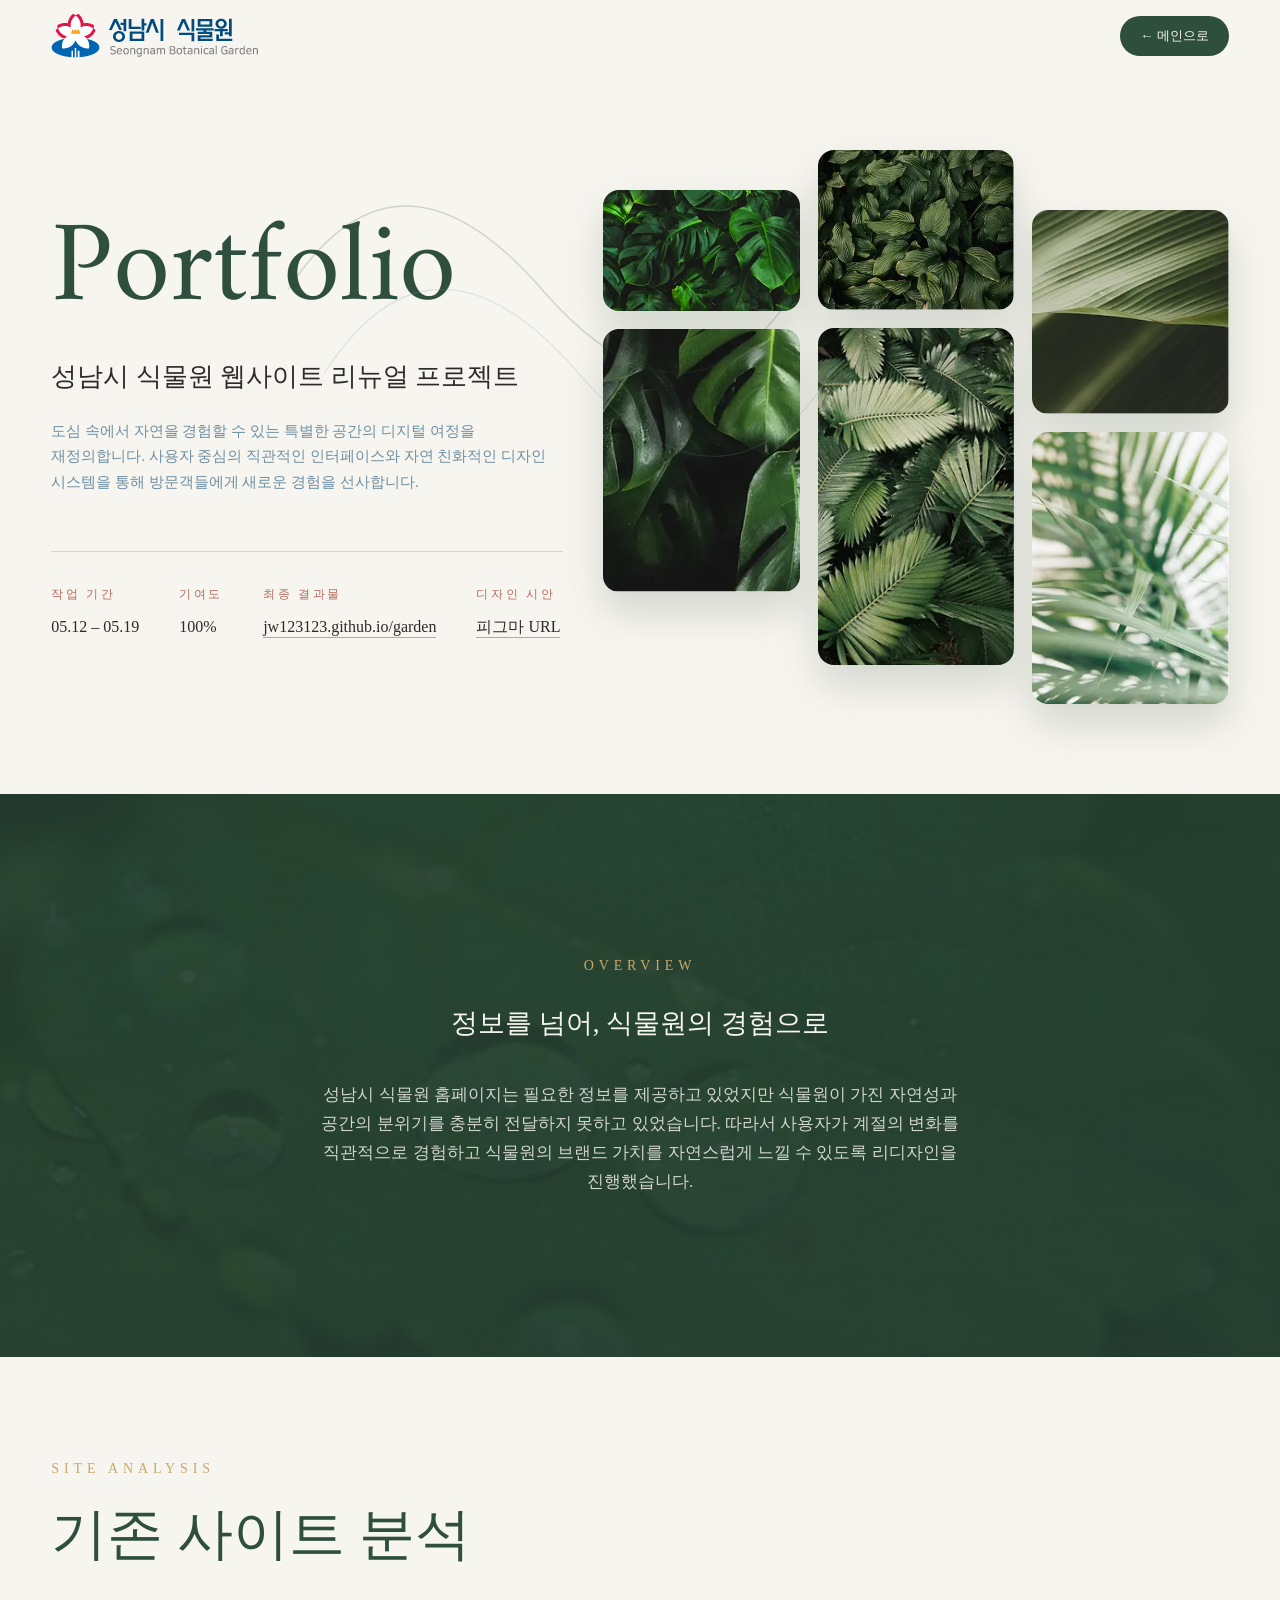
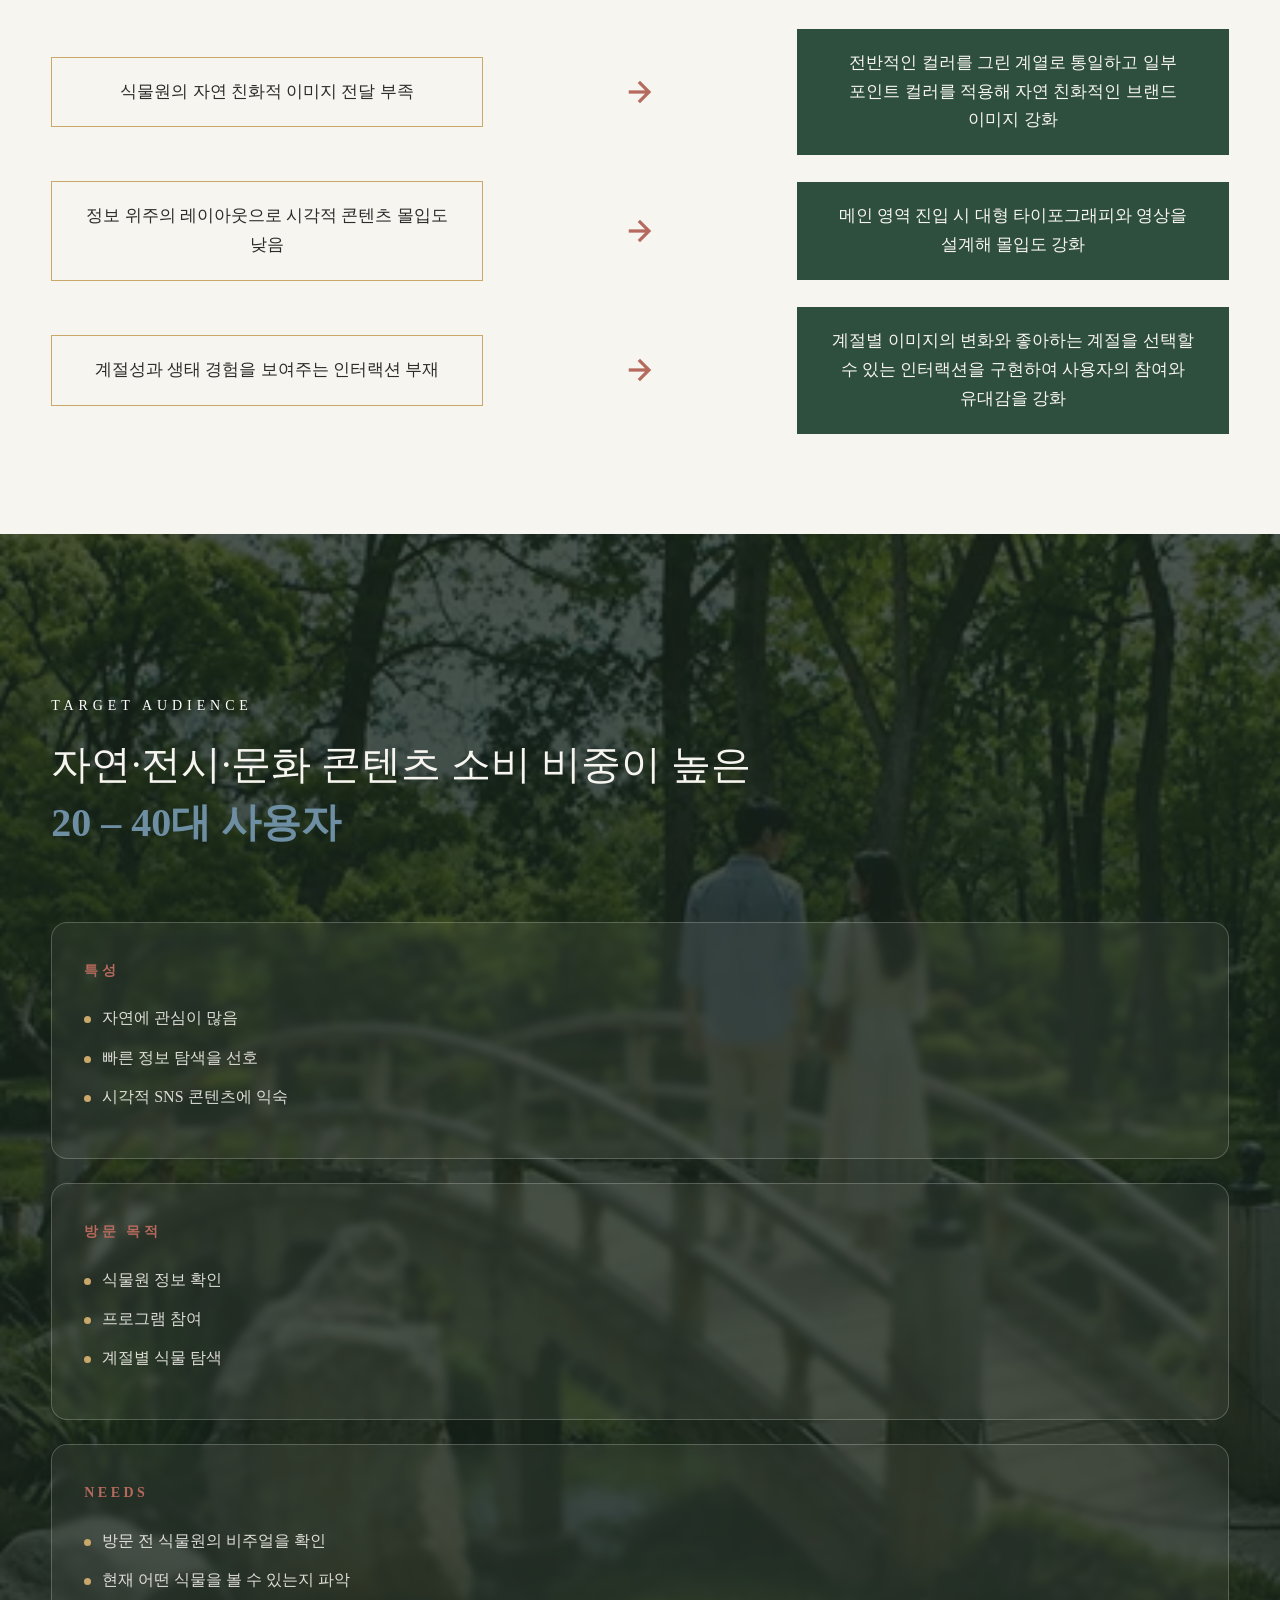
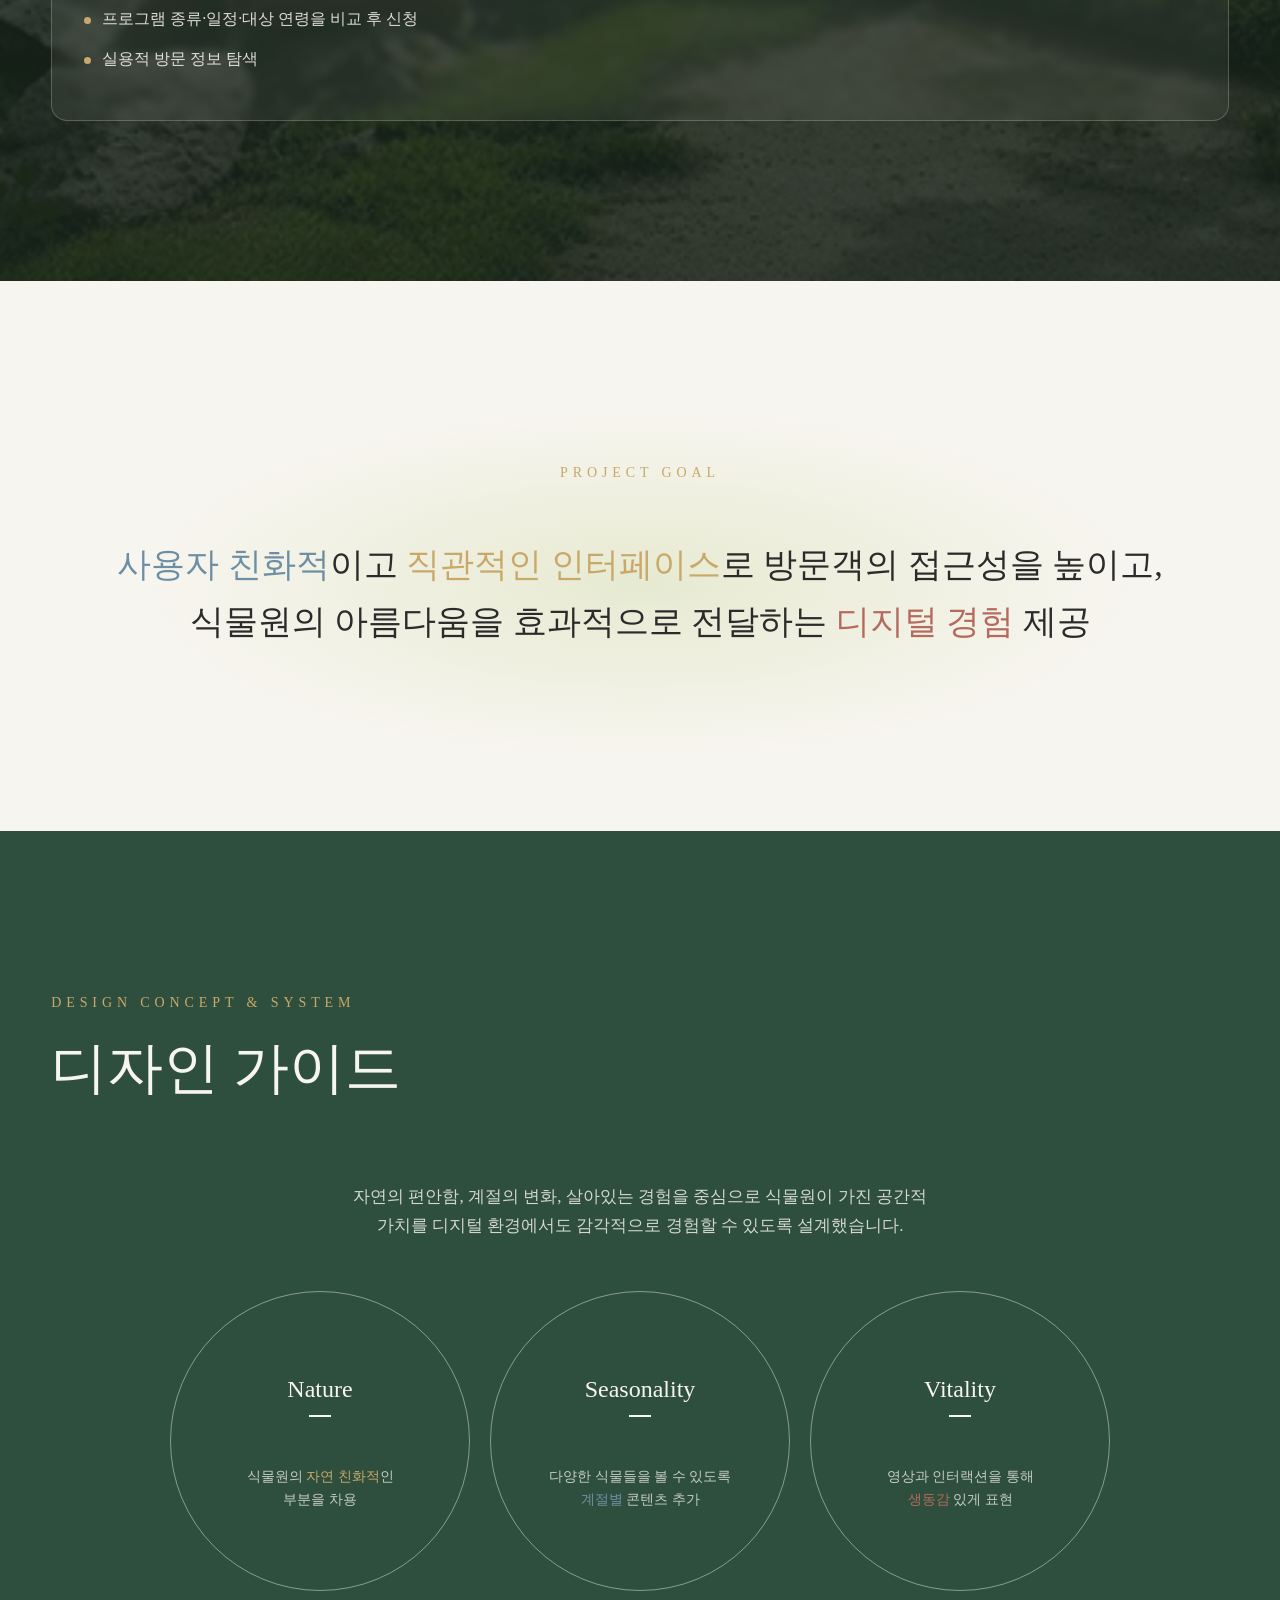
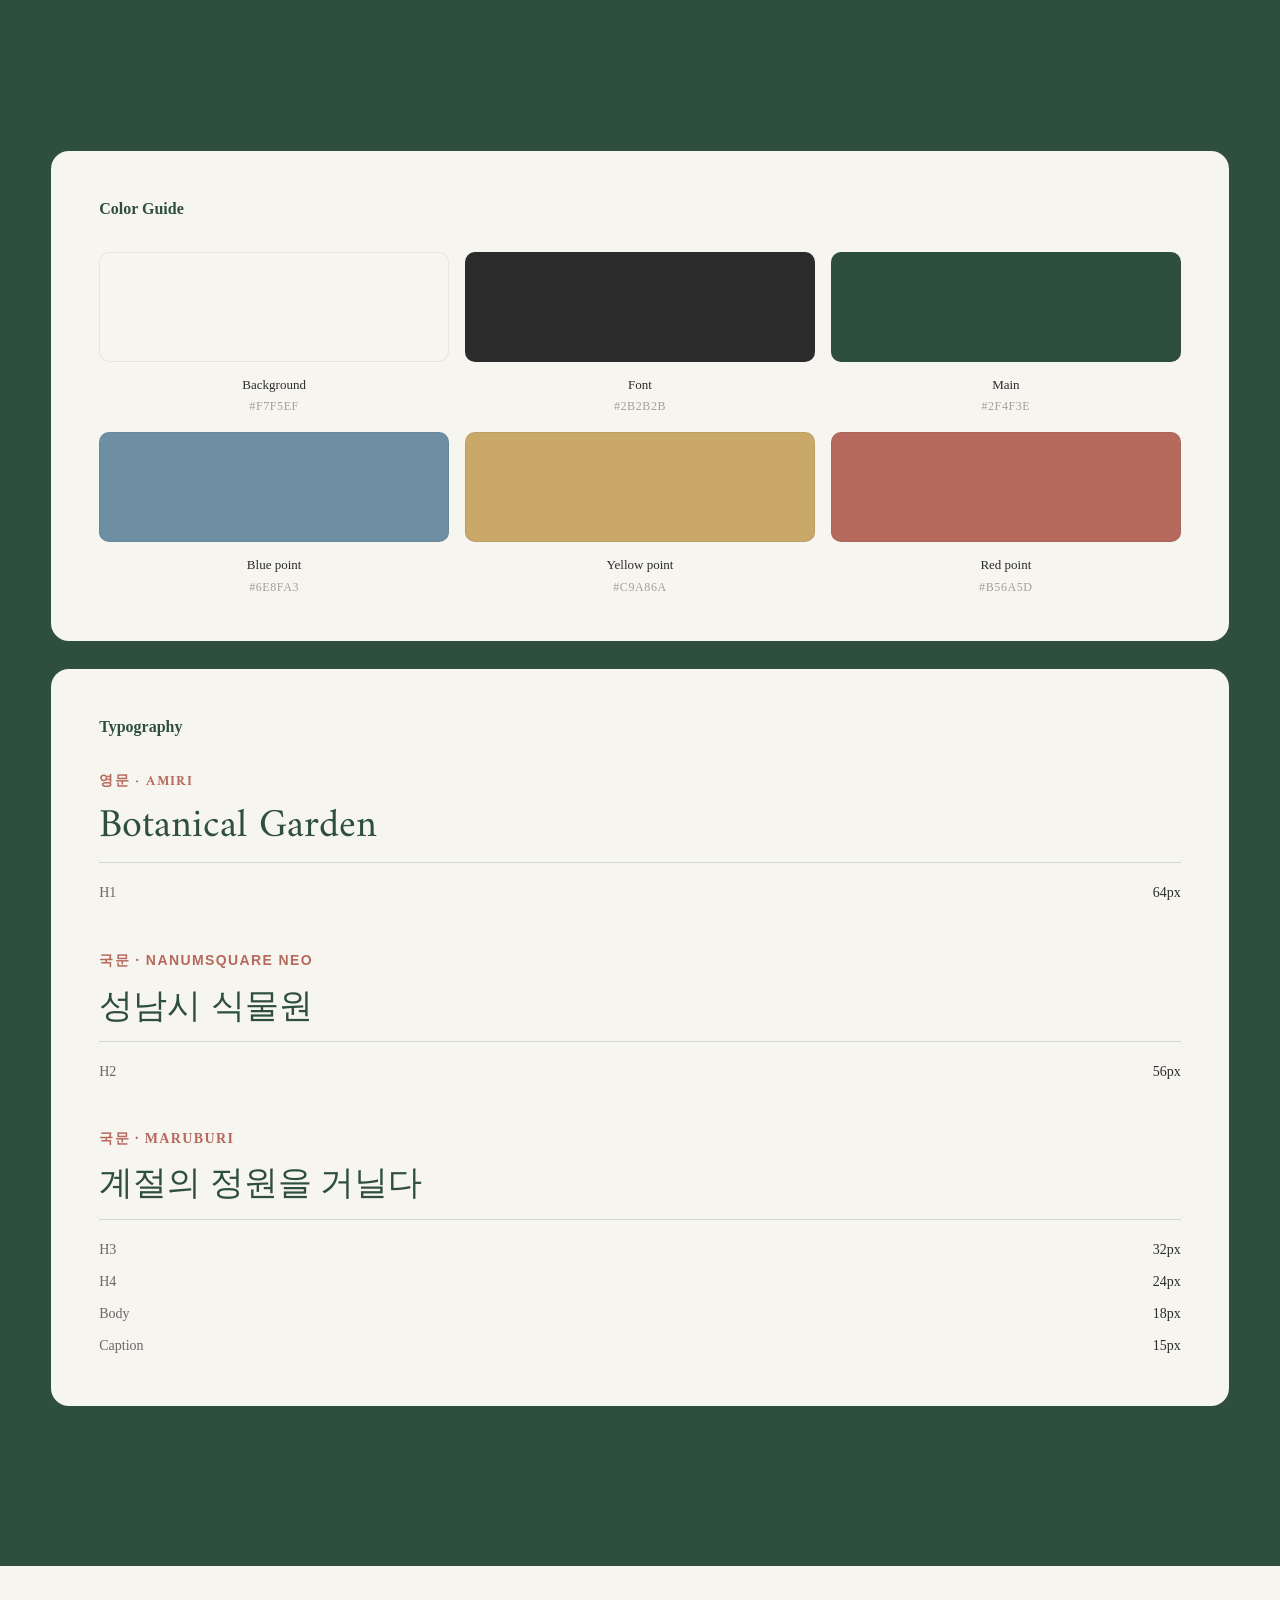
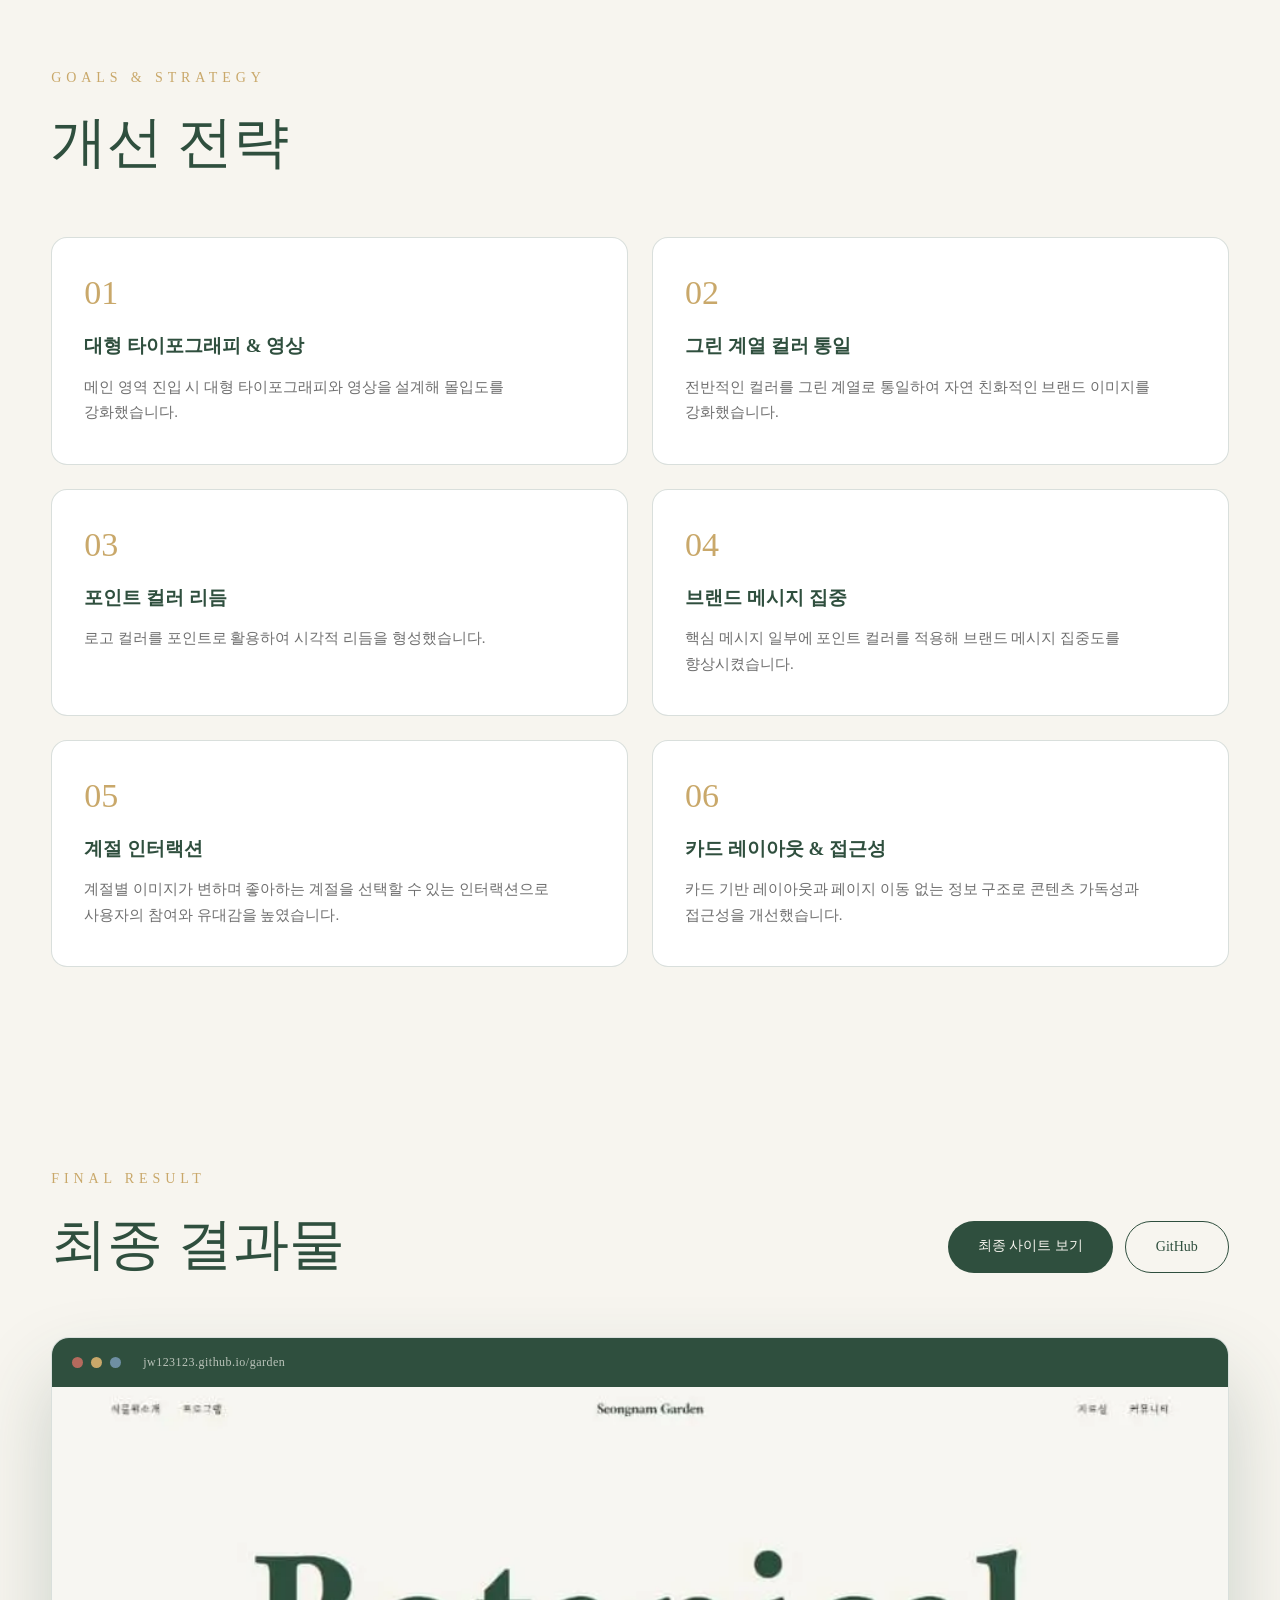
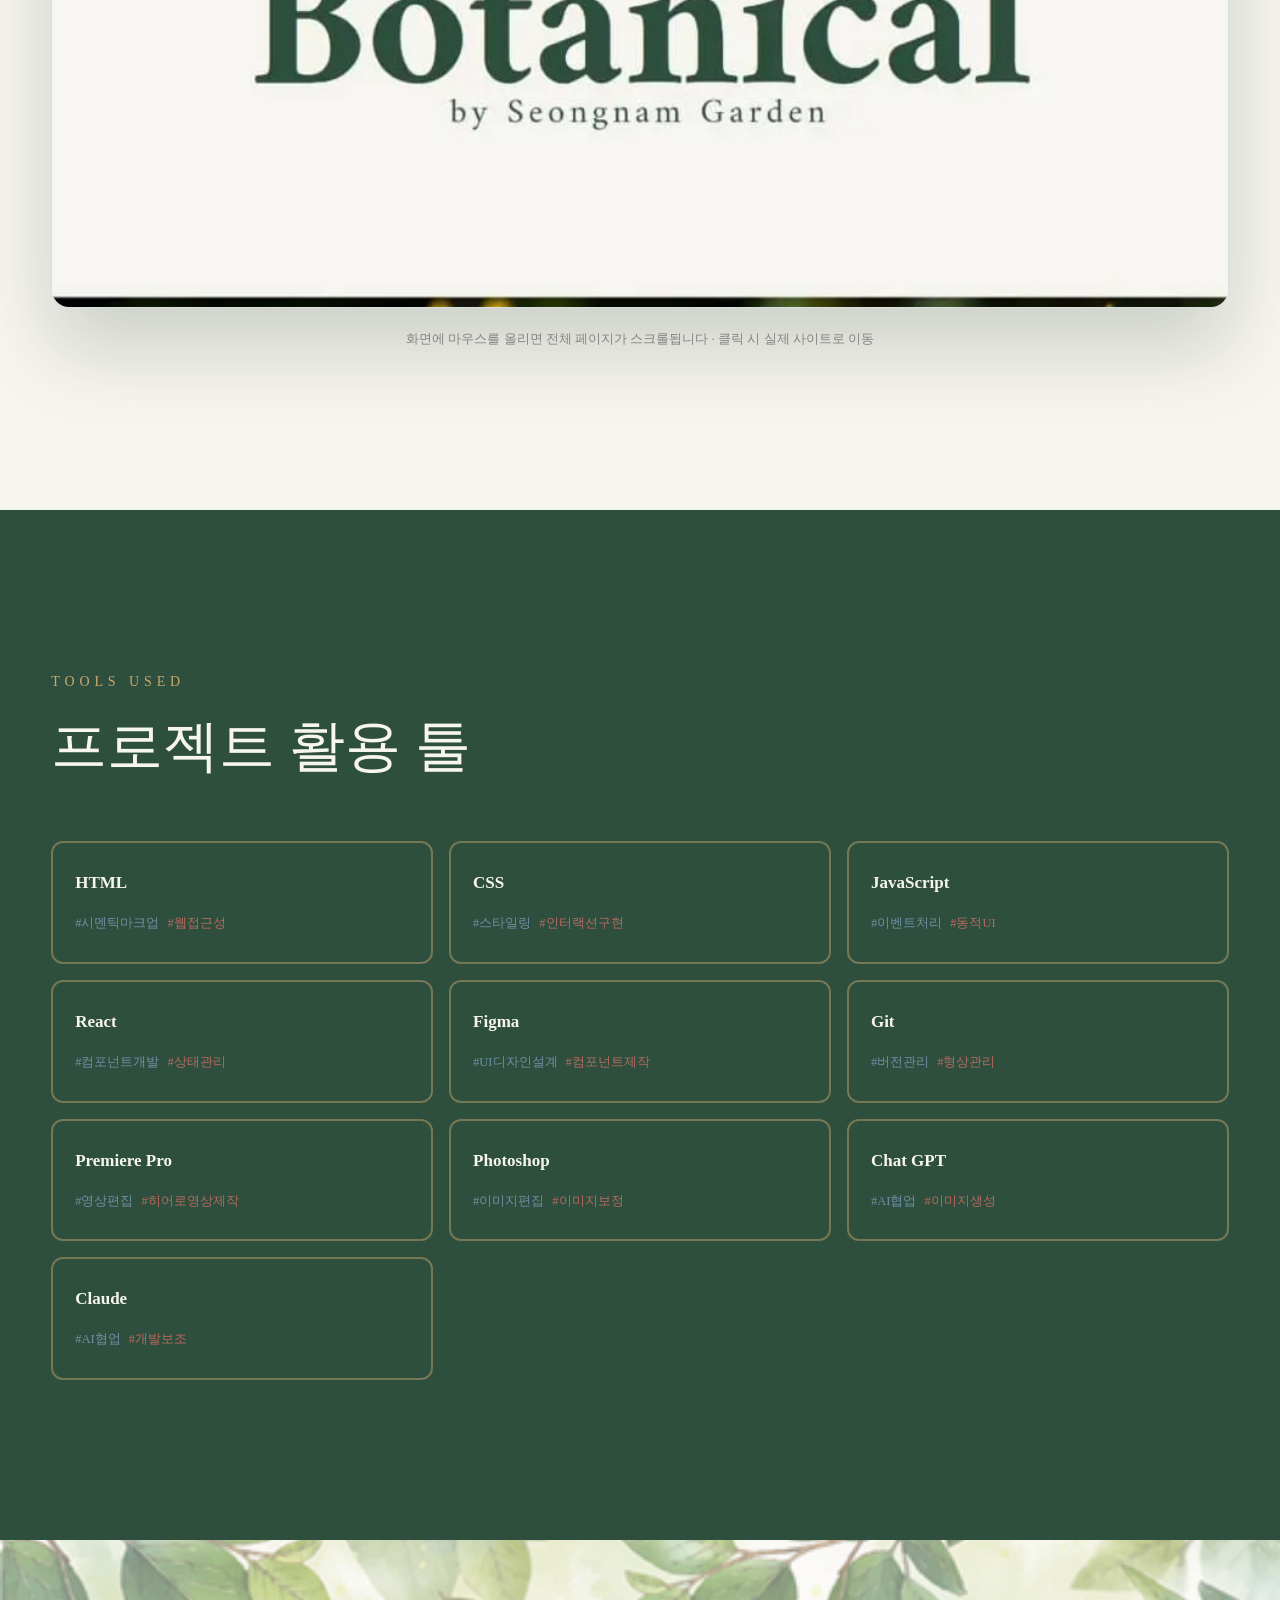
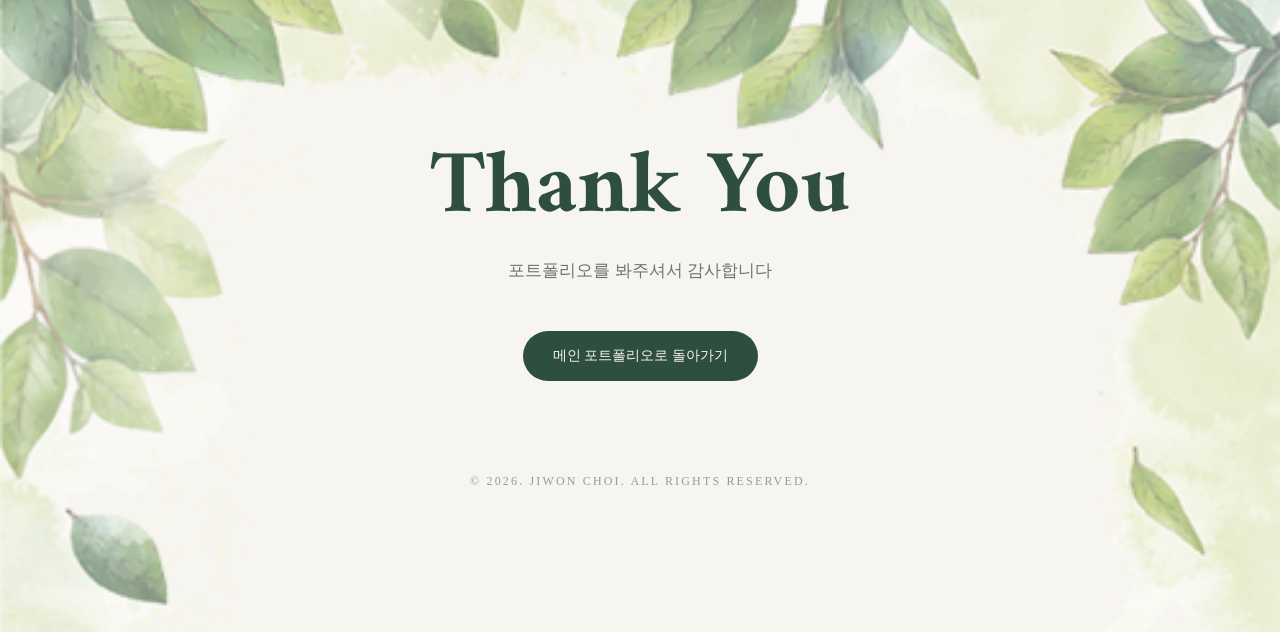
<file: garden.html>
<!DOCTYPE html>
<html lang="ko">

<head>
  <meta charset="UTF-8">
  <meta name="viewport" content="width=device-width, initial-scale=1.0">
  <title>성남시 식물원 리뉴얼 | Portfolio</title>
  <meta name="description" content="성남시 식물원 웹사이트 리뉴얼 프로젝트 포트폴리오 - UI/UX Design">

  <link rel="preconnect" href="https://fonts.googleapis.com">
  <link rel="preconnect" href="https://fonts.gstatic.com" crossorigin>
  <link href="https://fonts.googleapis.com/css2?family=Amiri:ital,wght@0,400;0,700;1,400&display=swap" rel="stylesheet">
  <link href="https://hangeul.pstatic.net/hangeul_static/css/maru-buri.css" rel="stylesheet">
  <link href="https://hangeul.pstatic.net/hangeul_static/css/nanum-square-neo.css" rel="stylesheet">
  <link rel="stylesheet" href="garden.css">
  <script src="garden.js" defer></script>
</head>

<body>

  <!-- 헤더 -->
  <header id="hd">
    <div class="hd-inner wrap">
      <a href="#top" class="hd-logo"><img src="images/garden_pf/logo.png" alt="식물원 로고"><span class="blind">Seongnam Garden</span></a>
      <nav class="hd-nav">
        <a href="#overview">OVERVIEW</a>
        <a href="#analysis">ANALYSIS</a>
        <a href="#target">TARGET</a>
        <a href="#concept">CONCEPT</a>
        <a href="#strategy">STRATEGY</a>
        <a href="#result">RESULT</a>
        <a href="#tools">TOOLS</a>
      </nav>
      <a href="index.html" class="hd-back">← 메인으로</a>
    </div>
  </header>

  <!-- 도트 페이지네이션 -->
  <nav class="dot-nav" aria-label="섹션 바로가기">
    <a href="#top" class="active"><span class="label">메인</span><span class="dot"></span></a>
    <a href="#overview" data-dark><span class="label">개요</span><span class="dot"></span></a>
    <a href="#analysis"><span class="label">사이트 분석</span><span class="dot"></span></a>
    <a href="#target" data-dark><span class="label">타겟</span><span class="dot"></span></a>
    <a href="#goal"><span class="label">목표</span><span class="dot"></span></a>
    <a href="#concept" data-dark><span class="label">디자인 컨셉 & 시스템</span><span class="dot"></span></a>
    <a href="#strategy"><span class="label">개선 전략</span><span class="dot"></span></a>
    <a href="#result"><span class="label">최종 결과</span><span class="dot"></span></a>
    <a href="#tools" data-dark><span class="label">활용 툴</span><span class="dot"></span></a>
    <a href="#thanks"><span class="label">마무리</span><span class="dot"></span></a>
  </nav>

  <main id="top">

    <!-- 히어로 -->
    <section class="hero">
      <h2 class="blind">메인영역</h2>
      <div class="hero-inner wrap">
        <div>
          <h1 class="hero-title reveal d1">Portfolio</h1>
          <p class="hero-sub reveal d2">성남시 식물원 웹사이트 리뉴얼 프로젝트</p>
          <p class="hero-desc reveal d3">
            도심 속에서 자연을 경험할 수 있는 특별한 공간의 디지털 여정을 재정의합니다.
            사용자 중심의 직관적인 인터페이스와 자연 친화적인 디자인 시스템을 통해
            방문객들에게 새로운 경험을 선사합니다.
          </p>
          <dl class="hero-meta reveal d4">
            <div>
              <dt>작업 기간</dt>
              <dd>05.12 – 05.19</dd>
            </div>
            <div>
              <dt>기여도</dt>
              <dd>100%</dd>
            </div>
            <div>
              <dt>최종 결과물</dt>
              <dd><a href="https://jw123123.github.io/garden/" target="_blank">jw123123.github.io/garden</a></dd>
            </div>
            <div>
              <dt>디자인 시안</dt>
              <dd><a href="https://www.figma.com/design/C1DIAGhiFlwU9JjW1lpgnr/%EC%84%B1%EB%82%A8%EC%8B%9C%EC%8B%9D%EB%AC%BC%EC%9B%90?node-id=175-453&t=12jo0kyOabIKgmkk-1" target="_blank">피그마 URL</a></dd>
            </div>
          </dl>
        </div>
        <div class="hero-line reveal"><img src="images/garden_pf/line.png" alt="라인"><span class="blind">라인</span></div>

        <div class="collage reveal d2" aria-hidden="true">
          <div class="col">
            <img src="images/garden_pf/leaf1.webp" alt="나무이미지1" class="leaf1">
            <img src="images/garden_pf/leaf2.webp" alt="나무이미지3" class="leaf2">
          </div>
          <div class="col">
            <img src="images/garden_pf/leaf3.webp" alt="나무이미지5" class="leaf3">
            <img src="images/garden_pf/leaf4.webp" alt="나무이미지6" class="leaf4">
          </div>
          <div class="col">
            <img src="images/garden_pf/leaf5.webp" alt="나무이미지2" class="leaf5">
            <img src="images/garden_pf/leaf6.webp" alt="나무이미지4" class="leaf6">
          </div>
        </div>
      </div>
    </section>

    <!-- 오버뷰 -->
    <section id="overview" class="overview on-dark">
      <div class="wrap">
        <span class="caption reveal">Overview</span>
        <h2 class="overview-title reveal d1">정보를 넘어, 식물원의 경험으로</h2>
        <p class="reveal d2">
          성남시 식물원 홈페이지는 필요한 정보를 제공하고 있었지만
          식물원이 가진 자연성과 공간의 분위기를 충분히 전달하지 못하고 있었습니다.
          따라서 사용자가 계절의 변화를 직관적으로 경험하고 식물원의 브랜드 가치를
          자연스럽게 느낄 수 있도록 리디자인을 진행했습니다.
        </p>
      </div>
    </section>

    <!-- 기존 사이트 분석 -->
    <section id="analysis">
      <div class="wrap">
        <span class="caption reveal">Site Analysis</span>
        <h2 class="sec-title reveal d1">기존 사이트 분석</h2>

        <div class="analysis-list">
          <div class="analysis-row reveal">
            <div class="analysis-problem">식물원의 자연 친화적 이미지 전달 부족</div>
            <div class="analysis-arrow"><span class="blind">화살표</span> </div>
            <div class="analysis-solution">
              전반적인 컬러를 그린 계열로 통일하고 일부 포인트 컬러를 적용해
              자연 친화적인 브랜드 이미지 강화
            </div>
          </div>
          <div class="analysis-row reveal d1">
            <div class="analysis-problem">정보 위주의 레이아웃으로 시각적 콘텐츠 몰입도 낮음</div>
            <div class="analysis-arrow"><span class="blind">화살표</span> </div>
            <div class="analysis-solution">
              메인 영역 진입 시 대형 타이포그래피와 영상을 설계해 몰입도 강화
            </div>
          </div>
          <div class="analysis-row reveal d2">
            <div class="analysis-problem">계절성과 생태 경험을 보여주는 인터랙션 부재</div>
            <div class="analysis-arrow"><span class="blind">화살표</span> </div>
            <div class="analysis-solution">
              계절별 이미지의 변화와 좋아하는 계절을 선택할 수 있는 인터랙션을 구현하여
              사용자의 참여와 유대감을 강화
            </div>
          </div>
        </div>
      </div>
    </section>

    <!-- 타겟 -->
    <section id="target" class="target on-dark">
      <div class="wrap">
        <span class="caption reveal">Target Audience</span>
        <p class="target-statement reveal d1">
          자연·전시·문화 콘텐츠 소비 비중이 높은<br>
          <strong>20 – 40대 사용자</strong>
        </p>

        <div class="target-cards">
          <div class="target-card reveal">
            <h3>특성</h3>
            <ul>
              <li>자연에 관심이 많음</li>
              <li>빠른 정보 탐색을 선호</li>
              <li>시각적 SNS 콘텐츠에 익숙</li>
            </ul>
          </div>
          <div class="target-card reveal d1">
            <h3>방문 목적</h3>
            <ul>
              <li>식물원 정보 확인</li>
              <li>프로그램 참여</li>
              <li>계절별 식물 탐색</li>
            </ul>
          </div>
          <div class="target-card reveal d2">
            <h3>NEEDS</h3>
            <ul>
              <li>방문 전 식물원의 비주얼을 확인</li>
              <li>현재 어떤 식물을 볼 수 있는지 파악</li>
              <li>프로그램 종류·일정·대상 연령을 비교 후 신청</li>
              <li>실용적 방문 정보 탐색</li>
            </ul>
          </div>
        </div>
      </div>
    </section>

    <!-- 프로젝트 골 -->
    <section id="goal" class="goal">
      <h2 class="blind">프로젝트 목표</h2>
      <div class="wrap">
        <span class="caption reveal">Project Goal</span>
        <p class="goal-txt reveal d1">
          <span class="bl">사용자 친화적</span>이고 <span class="yellow">직관적인 인터페이스</span>로
          방문객의 접근성을 높이고,<br>
          식물원의 아름다움을 효과적으로 전달하는
          <span class="red">디지털 경험</span> 제공
        </p>
      </div>
    </section>

    <!-- 디자인 컨셉 -->
    <section id="concept" class="concept on-dark">
      <div class="wrap">
        <span class="caption reveal">Design Concept & System</span>
        <h2 class="sec-title reveal d1">디자인 가이드</h2>
        <p class="concept-intro reveal d2">
          자연의 편안함, 계절의 변화, 살아있는 경험을 중심으로 식물원이 가진 공간적<br> 
          가치를 디지털 환경에서도 감각적으로 경험할 수 있도록 설계했습니다.
        </p>

        <div class="concept-circles">
          <div class="circle reveal">
            <h3>Nature</h3>
            <span class="dash"></span>
            <p>식물원의 <strong class="yellow">자연 친화적</strong>인<br>부분을 차용</p>
          </div>
          <div class="circle reveal d1">
            <h3>Seasonality</h3>
            <span class="dash"></span>
            <p>다양한 식물들을 볼 수 있도록<br><strong class="bl">계절별</strong> 콘텐츠 추가</p>
          </div>
          <div class="circle reveal d2">
            <h3>Vitality</h3>
            <span class="dash"></span>
            <p>영상과 인터랙션을 통해<br><strong class="red">생동감</strong> 있게 표현</p>
          </div>
        </div>
        <div class="system-cards">
          <!-- 컬러 -->
          <div class="sys-card reveal">
            <h3>Color Guide</h3>
            <div class="swatches">
              <div class="swatch">
                <div class="chip chip-bg"></div>
                <p>Background <span>#F7F5EF</span></p>
              </div>
              <div class="swatch">
                <div class="chip chip-font"></div>
                <p>Font <span>#2B2B2B</span></p>
              </div>
              <div class="swatch">
                <div class="chip chip-main"></div>
                <p>Main <span>#2F4F3E</span></p>
              </div>
              <div class="swatch">
                <div class="chip chip-blue"></div>
                <p>Blue point<span>#6E8FA3</span></p>
              </div>
              <div class="swatch">
                <div class="chip chip-gold"></div>
                <p>Yellow point<span>#C9A86A</span></p>
              </div>
              <div class="swatch">
                <div class="chip chip-terra"></div>
                <p>Red point<span>#B56A5D</span></p>
              </div>
            </div>
          </div>
    
          <!-- 타이포 -->
          <div class="sys-card reveal d1">
            <h3>Typography</h3>
            <div class="typo-grid">
              <div class="typo-item">
                <p class="typo-label">영문 · AMIRI</p>
                <p class="specimen">Botanical Garden</p>
                <table>
                  <tr><td>H1</td><td>64px</td></tr>
                </table>
              </div>
              <div class="typo-item">
                <p class="typo-label">국문 · NANUMSQUARE NEO</p>
                <p class="specimen">성남시 식물원</p>
                <table>
                  <tr><td>H2</td><td>56px</td></tr>
                </table>
              </div>
              <div class="typo-item">
                <p class="typo-label">국문 · MARUBURI</p>
                <p class="specimen">계절의 정원을 거닐다</p>
                <table>
                  <tr><td>H3</td><td>32px</td></tr>
                  <tr><td>H4</td><td>24px</td></tr>
                  <tr><td>Body</td><td>18px</td></tr>
                  <tr><td>Caption</td><td>15px</td></tr>
                </table>
              </div>
            </div>
          </div>
        </div>
      </div>
    </section>

    <!-- 개선 전략 -->
    <section id="strategy">
      <div class="wrap">
        <span class="caption reveal">Goals &amp; Strategy</span>
        <h2 class="sec-title reveal d1">개선 전략</h2>

        <div class="strategy-grid">
          <div class="strategy-card reveal">
            <p class="num">01</p>
            <h3>대형 타이포그래피 &amp; 영상</h3>
            <p>메인 영역 진입 시 대형 타이포그래피와 영상을 설계해 몰입도를 강화했습니다.</p>
          </div>
          <div class="strategy-card reveal d1">
            <p class="num">02</p>
            <h3>그린 계열 컬러 통일</h3>
            <p>전반적인 컬러를 그린 계열로 통일하여 자연 친화적인 브랜드 이미지를 강화했습니다.</p>
          </div>
          <div class="strategy-card reveal d2">
            <p class="num">03</p>
            <h3>포인트 컬러 리듬</h3>
            <p>로고 컬러를 포인트로 활용하여 시각적 리듬을 형성했습니다.</p>
          </div>
          <div class="strategy-card reveal">
            <p class="num">04</p>
            <h3>브랜드 메시지 집중</h3>
            <p>핵심 메시지 일부에 포인트 컬러를 적용해 브랜드 메시지 집중도를 향상시켰습니다.</p>
          </div>
          <div class="strategy-card reveal d1">
            <p class="num">05</p>
            <h3>계절 인터랙션</h3>
            <p>계절별 이미지가 변하며 좋아하는 계절을 선택할 수 있는 인터랙션으로 사용자의 참여와 유대감을 높였습니다.</p>
          </div>
          <div class="strategy-card reveal d2">
            <p class="num">06</p>
            <h3>카드 레이아웃 &amp; 접근성</h3>
            <p>카드 기반 레이아웃과 페이지 이동 없는 정보 구조로 콘텐츠 가독성과 접근성을 개선했습니다.</p>
          </div>
        </div>
      </div>
    </section>

    <!-- 최종 결과 -->
    <section id="result" class="result">
      <div class="wrap">
        <div class="result-head">
          <div>
            <span class="caption reveal">Final Result</span>
            <h2 class="sec-title reveal d1">최종 결과물</h2>
          </div>
          <div class="result-links reveal d2">
            <a href="https://jw123123.github.io/garden/" target="_blank" class="btn fill">최종 사이트 보기</a>
            <a href="https://github.com/jw123123/garden" target="_blank" class="btn line">GitHub</a>
          </div>
        </div>

        <a href="https://jw123123.github.io/garden/" target="_blank" class="browser reveal">
          <div class="browser-bar">
            <i></i><i></i><i></i>
            <span>jw123123.github.io/garden</span>
          </div>
          <div class="screen">
            <img src="images/garden_pf/site.webp" alt="성남시 식물원 리뉴얼 사이트 전체 페이지 스크린샷">
          </div>
        </a>
        <p class="result-hint">화면에 마우스를 올리면 전체 페이지가 스크롤됩니다 · 클릭 시 실제 사이트로 이동</p>
      </div>
    </section>

    <!-- 활용 툴 -->
    <section id="tools" class="tools on-dark">
      <div class="wrap">
        <span class="caption reveal">Tools Used</span>
        <h2 class="sec-title reveal d1">프로젝트 활용 툴</h2>

        <div class="tools-grid">
          <div class="tool-card reveal"><h3>HTML</h3><p><span>#시멘틱마크업</span><span>#웹접근성</span></p></div>
          <div class="tool-card reveal"><h3>CSS</h3><p><span>#스타일링</span><span>#인터랙션구현</span></p></div>
          <div class="tool-card reveal d1"><h3>JavaScript</h3><p><span>#이벤트처리</span><span>#동적UI</span></p></div>
          <div class="tool-card reveal d1"><h3>React</h3><p><span>#컴포넌트개발</span><span>#상태관리</span></p></div>
          <div class="tool-card reveal d2"><h3>Figma</h3><p><span>#UI디자인설계</span><span>#컴포넌트제작</span></p></div>
          <div class="tool-card reveal"><h3>Git</h3><p><span>#버전관리</span><span>#형상관리</span></p></div>
          <div class="tool-card reveal"><h3>Premiere Pro</h3><p><span>#영상편집</span><span>#히어로영상제작</span></p></div>
          <div class="tool-card reveal d1"><h3>Photoshop</h3><p><span>#이미지편집</span><span>#이미지보정</span></p></div>
          <div class="tool-card reveal d1"><h3>Chat GPT</h3><p><span>#AI협업</span><span>#이미지생성</span></p></div>
          <div class="tool-card reveal d2"><h3>Claude</h3><p><span>#AI협업</span><span>#개발보조</span></p></div>
        </div>
      </div>
    </section>

    <!-- 마무리 -->
    <section id="thanks" class="thanks">
      <h2 class="blind">마무리</h2>
      <div class="wrap">
        <p class="thanks-title reveal">Thank You</p>
        <p class="thanks-sub reveal d1">포트폴리오를 봐주셔서 감사합니다</p>
        <a href="index.html" class="btn fill reveal d2">메인 포트폴리오로 돌아가기</a>
        <p class="copyright">&copy; 2026. JIWON CHOI. ALL RIGHTS RESERVED.</p>
      </div>
    </section>

  </main>

</body>

</html>
</file>
<file: garden.css>
@charset "utf-8";
@import url('https://fonts.googleapis.com/css2?family=Material+Symbols+Outlined:opsz,wght,FILL,GRAD@24,300,0,0');


:root {
  --bg: #F7F5EF;
  --ink: #2B2B2B;
  --main: #2F4F3E;
  --main-deep: #263C31;
  --blue: #6E8FA3;
  --gold: #C9A86A;
  --terra: #B56A5D;
  --cream: #F7F5EF;
  --line: rgba(47, 79, 62, .18);
  --google-icon: 'Material Symbols Outlined'
}

* { margin: 0; padding: 0; box-sizing: border-box; }
html { scroll-behavior: smooth; }
body {
  font-family: 'Pretendard Variable', serif;
  font-size: 18px;
  line-height: 1.7;
  color: var(--ink);
  background: var(--bg);
  -webkit-font-smoothing: antialiased;
  overflow-x: hidden;
}
img { max-width: 100%; display: block; }
a { color: inherit; text-decoration: none; }
ul { list-style: none; }
h2{font-weight: 500;}
.blind { position: absolute; width: 1px; height: 1px; overflow: hidden; clip: rect(0 0 0 0); }

.wrap { width: min(1200px, 92vw); margin: 0 auto; }
section { padding: 140px 0; position: relative; }

.caption {
  display: block;
  font-size: 14px;
  letter-spacing: .35em;
  text-transform: uppercase;
  color: var(--gold);
  margin-bottom: 18px;
}
.sec-title {
  font-size: clamp(34px, 4.6vw, 56px);
  line-height: 1.25;
  color: var(--main);
  margin-bottom: 28px;
}
.on-dark .sec-title { color: var(--cream); }

.red{color: var(--terra);}
.bl{color: var(--blue);}
.yellow{color: var(--gold);}


/* ===== 등장 애니메이션 ===== */
.reveal { opacity: 0; transform: translateY(36px); transition: opacity .9s ease, transform .9s ease; }
.reveal.in { opacity: 1; transform: none; }
.d1 { transition-delay: .12s; }
.d2 { transition-delay: .24s; }
.d3 { transition-delay: .36s; }
.d4 { transition-delay: .48s; }

/* ===== 헤더 ===== */
#hd {
  position: fixed; top: 0; left: 0; right: 0; z-index: 100;
  background: rgba(247, 245, 239, .88);
  backdrop-filter: blur(10px);
  border-bottom: 1px solid transparent;
  transition: border-color .3s;
}
#hd.scrolled { border-bottom-color: var(--line); }
.hd-inner { display: flex; align-items: center; justify-content: space-between; height: 72px; }
.hd-nav { display: flex; gap: 28px; }
.hd-nav a {
  font-family: 'NanumSquareNeoBold', sans-serif;
  font-size: 12px; letter-spacing: .18em; color: var(--ink);
  opacity: .65; transition: opacity .25s, color .25s;
}
.hd-nav a:hover { opacity: 1; color: var(--main); }
.hd-back {
  font-family: 'NanumSquareNeoBold', sans-serif; font-size: 13px;
  color: var(--cream); background: var(--main);
  padding: 9px 20px; border-radius: 999px; transition: background .25s;
}
.hd-back:hover { background: var(--main-deep); }

/* ===== 히어로 ===== */
.hero { padding: 200px 0 120px; overflow: hidden; }
.hero-inner { 
  position: relative;
  display: grid; 
  grid-template-columns: 1.05fr .95fr; 
  gap: 60px; 
  align-items: center; 
}
.hero-title {
  font-family: 'Amiri', serif; font-weight: 400;
  font-size: clamp(72px, 9vw, 128px);
  line-height: 1; color: var(--main); margin-bottom: 26px;
}
.hero-sub {
  font-size: clamp(20px, 2.2vw, 26px); color: var(--ink); margin-bottom: 20px;
}
.hero-desc { font-size: 17px; color:var(--blue); word-break: keep-all; }

.hero-meta {
  display: flex; flex-wrap: wrap; gap: 40px;
  margin-top: 56px; padding-top: 32px; border-top: 1px solid var(--line);
}
.hero-meta dt {
  font-size: 12px;
  letter-spacing: .22em; color: var(--terra); margin-bottom: 8px;
}
.hero-meta dd { font-size: 16px; }
.hero-meta dd a { border-bottom: 1px solid var(--gold); padding-bottom: 2px; transition: color .25s; }
.hero-meta dd a:hover { color: var(--main); }

/* 라인 */
.hero-line{
  position: absolute;
  top: 10%;
  left: 20%;
}

/* 잎사귀 콜라주 */
.collage { display: grid; grid-template-columns: repeat(3, 1fr); gap: 18px; }
.collage .col { display: flex; flex-direction: column; gap: 18px; }
.collage .col:nth-child(1) { margin-top: 70px; animation: float 7s ease-in-out infinite; }
.collage .col:nth-child(2) { animation: float 7s ease-in-out 1.2s infinite; }
.collage .col:nth-child(3) { margin-top: 110px; animation: float 7s ease-in-out 2.4s infinite; }
.collage img {
  width: 100%; border-radius: 16px; object-fit: cover;
  box-shadow: 0 20px 40px rgba(47, 79, 62, .18);
}
@keyframes float {
  0%, 100% { transform: translateY(0); }
  50% { transform: translateY(-14px); }
}

/* ===== 01 오버뷰 ===== */
.overview {
  background:
    linear-gradient(rgba(38, 60, 49, .9), rgba(38, 60, 49, .94)),
    url('images/garden_pf/overview-bg.jpg') center / cover no-repeat;
  text-align: center; padding: 160px 0;
}
.overview .caption { margin-bottom: 24px; }
.overview-title {
  color: var(--cream); 
  margin-bottom: 34px;
}
.overview p {
  max-width: 640px; margin: 0 auto; color: rgba(247, 245, 239, .82);
  font-size: 17px; word-break: keep-all;
}

/* ===== 02 사이트 분석 ===== */
.analysis-list { display: flex; flex-direction: column; gap: 26px; margin-top: 60px; }
.analysis-row { 
  display: grid; 
  grid-template-columns: 1.1fr .8fr 1.1fr; 
  align-items: center; 
  gap: 10px; 
  text-align: center;
}
.analysis-problem {
  align-items: center; padding: 20px 28px;
  border: 1px solid var(--gold);
  color: var(--ink); font-size: 17px; word-break: keep-all;
}
.analysis-arrow { display: flex; align-items: center; justify-content: center; color: var(--terra); font-size: 26px; }
.analysis-arrow:before{content: '\e5c8'; font-size: 32px; font-weight: 600;
  font-family: var(--google-icon);
}
.analysis-solution {
  align-items: center; padding: 20px 32px;
  background: var(--main);
  color: var(--cream); font-size: 17px; word-break: keep-all;
}

/* ===== 03 타겟 ===== */
.target {
  background:
    linear-gradient(rgba(24, 36, 28, .78), rgba(24, 36, 28, .86)),
    url('images/garden_pf/target-bg.webp') center / cover no-repeat;
  padding: 160px 0;
}
.target .caption{color: #fff;}
.target-statement {
  font-size: clamp(26px, 3.4vw, 40px); line-height: 1.45;
  color: var(--cream); margin: 10px 0 70px; word-break: keep-all;
}
.target-statement strong { color: var(--blue); font-weight: 600; }
.target-cards { display: grid; grid-template-columns: repeat(3, 1fr); gap: 24px; }
.target-card {
  background: rgba(247, 245, 239, .06);
  border: 1px solid rgba(247, 245, 239, .22);
  border-radius: 16px; padding: 36px 32px;
  backdrop-filter: blur(4px);
}
.target-card h3 {
  font-size: 14px; letter-spacing: .25em; color: var(--terra  ); margin-bottom: 22px;
}
.target-card li {
  position: relative; padding-left: 18px;
  color: rgba(247, 245, 239, .88); font-size: 16px; margin-bottom: 12px; word-break: keep-all;
}
.target-card li::before {
  content: ''; position: absolute; left: 0; top: 12px;
  width: 7px; height: 7px; border-radius: 50%; background: var(--gold);
}

/* ===== 프로젝트 골 ===== */
.goal { text-align: center; padding: 180px 0; }
.goal::before {
  content: ''; position: absolute; inset: 0; pointer-events: none;
  background: radial-gradient(ellipse 55% 45% at 50% 55%, rgba(201, 214, 154, .35), transparent 70%);
}
.goal .wrap { position: relative; }
.goal-txt {
  font-size: clamp(24px, 3vw, 34px); line-height: 1.7;
  margin-top: 1.5em;
  word-break: keep-all;
}

/* ===== 04 디자인 컨셉 ===== */
.concept { background: var(--main); padding: 160px 0; }
.concept-intro {
  max-width: 620px; color: rgba(247, 245, 239, .82); text-align: center;
  font-size: 17px; word-break: keep-all; margin: 80px auto 50px;
}
.concept-circles { display: grid; grid-template-columns: repeat(3, 1fr); gap: 80px; max-width: 940px; margin: 0 auto; }
.circle {
  aspect-ratio: 1; border: 1px solid rgba(247, 245, 239, .45); border-radius: 50%;
  display: flex; flex-direction: column; align-items: center; justify-content: center;
  text-align: center; padding: 8%; transition: background .4s, transform .4s;
}
.circle:hover { background: rgba(247, 245, 239, .07); transform: translateY(-8px); }
.circle h3 { font-weight: 400; font-size: clamp(18px, 2vw, 24px); color: var(--cream); }
.circle .dash { width: 22px; height: 1.3px; margin: 5px 0 48px; background-color: var(--cream);}
.circle p { font-size: 14px; color: rgba(247, 245, 239, .75); word-break: keep-all; }
.circle p strong { font-weight: inherit; }

.system-cards { display: flex; flex-direction: column; gap: 28px; margin-top: 160px; }
.sys-card { background: var(--bg); border-radius: 18px; padding: 44px 48px; }
.sys-card > h3 {
  font-size: 16px; color: var(--main); margin-bottom: 30px;
}
.swatches { display: grid; grid-template-columns: repeat(6, 1fr); gap: 16px; }
.swatch .chip { height: 110px; border-radius: 10px; box-shadow: inset 0 0 0 1px rgba(43, 43, 43, .08); }
.chip-bg { background: #F7F5EF; }
.chip-font { background: #2B2B2B; }
.chip-main { background: #2F4F3E; }
.chip-blue { background: #6E8FA3; }
.chip-gold { background: #C9A86A; }
.chip-terra { background: #B56A5D; }
.swatch p { font-size: 13px; margin-top: 12px; text-align: center;}
.swatch span {
  display: block;
  font-size: 12px; color: rgba(0, 0, 0, .35); letter-spacing: .05em;
}

.typo-grid { display: grid; grid-template-columns: repeat(3, 1fr); gap: 40px; }
.typo-item .typo-label {
  font-size: 14px; font-weight: 700;
  letter-spacing: .1em; color: var(--terra); margin-bottom: 10px;
}
.typo-item:nth-child(1) .typo-label, .typo-item:nth-child(1) .specimen {font-family: 'Amiri', serif; }
.typo-item:nth-child(2) .typo-label, .typo-item:nth-child(2) .specimen {font-family: 'NanumSquareNeoExtraBold', sans-serif;  }
.typo-item:nth-child(3) .typo-label, .typo-item:nth-child(3) .specimen {font-family: 'MaruBuriBold', serif;}
.typo-item .specimen { border-bottom: 1px solid var(--line); padding-bottom: 14px; margin-bottom: 14px; color: var(--main); }
.typo-item:nth-child(1) .specimen { font-size: 40px; line-height: 1.1; }
.typo-item:nth-child(2) .specimen { font-size: 34px; line-height: 1.3; }
.typo-item:nth-child(3) .specimen { font-size: 34px; line-height: 1.3; }
.typo-item table { width: 100%; border-collapse: collapse; font-size: 14px; }
.typo-item td { padding: 4px 0; color: rgba(43, 43, 43, .7); }
.typo-item td:last-child { text-align: right; color: var(--ink); }

/* ===== 06 개선 전략 ===== */
.strategy-grid { display: grid; grid-template-columns: repeat(3, 1fr); gap: 24px; margin-top: 60px; }
.strategy-card {
  background: #fff; border: 1px solid var(--line); border-radius: 16px;
  padding: 38px 32px; transition: transform .35s, box-shadow .35s;
}
.strategy-card:hover { transform: translateY(-8px); box-shadow: 0 24px 46px rgba(47, 79, 62, .14); }
.strategy-card .num { font-size: 34px; color: var(--gold); line-height: 1; margin-bottom: 20px; }
.strategy-card h3 { font-size: 19px; color: var(--main); margin-bottom: 12px; word-break: keep-all; }
.strategy-card p { font-size: 15px; color: rgba(43, 43, 43, .68); word-break: keep-all; }
.strategy-card .num + h3 + p { margin-top: 0; }

/* ===== 07 최종 결과 ===== */
.result { padding-bottom: 160px; }
.result-head { display: flex; align-items: flex-end; justify-content: space-between; gap: 30px; flex-wrap: wrap; }
.result-links { display: flex; gap: 12px; margin-bottom: 34px; }
.btn {
  display: inline-block; font-size: 14px;
  padding: 13px 30px; border-radius: 999px; transition: all .25s;
}
.btn.fill { background: var(--main); color: var(--cream); }
.btn.fill:hover { background: var(--main-deep); }
.btn.line { border: 1px solid var(--main); color: var(--main); }
.btn.line:hover { background: var(--main); color: var(--cream); }

.browser {
  display: block; margin-top: 30px; border-radius: 18px; overflow: hidden;
  box-shadow: 0 40px 80px rgba(47, 79, 62, .22);
  border: 1px solid var(--line); background: #fff;
}
.browser-bar {
  display: flex; align-items: center; gap: 8px;
  padding: 14px 20px; background: var(--main);
}
.browser-bar i { width: 11px; height: 11px; border-radius: 50%; }
.browser-bar i:nth-child(1) { background: var(--terra); }
.browser-bar i:nth-child(2) { background: var(--gold); }
.browser-bar i:nth-child(3) { background: var(--blue); }
.browser-bar span {
  margin-left: 14px; 
  font-size: 12px; color: rgba(247, 245, 239, .7); letter-spacing: .04em;
}
.screen { height: 640px; overflow: hidden; }
.screen img { width: 100%; transform: translateY(0); transition: transform 14s ease-in-out; }
.browser:hover .screen img { transform: translateY(calc(-100% + 640px)); }
.result-hint {
  text-align: center; margin-top: 20px;
  font-size: 13px; color: rgba(43, 43, 43, .5);
}

/* ===== 08 활용 툴 ===== */
.tools { background: var(--main); padding: 160px 0; }
.tools-grid { display: grid; grid-template-columns: repeat(5, 1fr); gap: 16px; margin-top: 60px; }
.tool-card {
  border: 2px solid rgba(201, 168, 106, .45); border-radius: 12px;
  padding: 26px 22px; transition: background .3s, transform .3s;
}
.tool-card:hover { background: rgba(247, 245, 239, .06); transform: translateY(-6px); }
.tool-card h3 { font-size: 17px; color: var(--cream); margin-bottom: 14px; }
.tool-card p { font-size: 12.5px; line-height: 1.9; }
.tool-card p span { color: var(--blue); margin-right: 8px; display: inline-block; }
.tool-card p span:nth-child(2) { color: var(--terra); }

/* ===== 땡큐 ===== */
.thanks {
  position: relative;
  text-align: center; padding: 200px 0 140px;
}
.thanks::before{
  content: '';
  position: absolute;
  top: 0;
  left: 0;
  right: 0;
  width: 100%;
  height: 100%;
  z-index: 3;
  background: url('images/garden_pf/thanks-bg.png') center / cover no-repeat;
  opacity: .5;
}
.thanks-title {
  font-family: 'Amiri', serif; font-weight: 700;
  font-size: clamp(56px, 7vw, 96px); color: var(--main); line-height: 1.1;
}
.thanks-sub { margin: 18px 0 46px; color: rgba(43, 43, 43, .65); font-size: 17px; }
.thanks .copyright {
  margin-top: 90px;
  font-size: 12px; letter-spacing: .18em; color: rgba(43, 43, 43, .45);
}

/* ===== 도트 페이지네이션 ===== */
.dot-nav {
  position: fixed; right: 26px; top: 50%; transform: translateY(-50%);
  z-index: 90; display: flex; flex-direction: column; gap: 6px;
}
.dot-nav a {
  display: flex; align-items: center; justify-content: flex-end; gap: 10px;
  padding: 4px 0;
}
.dot-nav .label {
  font-size: 12px; letter-spacing: .05em;
  font-weight: 700;
  color: rgba(43, 43, 43, .45);
  transition: color .3s;
  white-space: nowrap;
}
.dot-nav .dot {
  width: 9px; height: 9px; border-radius: 50%; flex-shrink: 0;
  border: 1px solid rgba(43, 43, 43, .4); background: transparent;
  transition: background .3s, border-color .3s, transform .3s;
}
.dot-nav a:hover .label { color: var(--main); }
.dot-nav a:hover .dot { border-color: var(--main); }
.dot-nav a.active .label { color: var(--main); }
.dot-nav a.active .dot {
  background: var(--gold); border-color: var(--gold); transform: scale(1.25);
}

/* 어두운 섹션 위에 있을 때 */
.dot-nav.dark .label { color: rgba(247, 245, 239, .55); }
.dot-nav.dark .dot { border-color: rgba(247, 245, 239, .5); }
.dot-nav.dark a:hover .label { color: var(--cream); }
.dot-nav.dark a:hover .dot { border-color: var(--cream); }
.dot-nav.dark a.active .label { color: var(--cream); }
.dot-nav.dark a.active .dot { background: var(--gold); border-color: var(--gold); }

/* ===== 반응형 ===== */
@media (max-width: 1281px) {
  .dot-nav { display: none; }
  section { padding: 100px 0; }
  .hero { padding: 150px 0 90px; }
  .hero-inner { grid-template-columns: 0.9fr 1.1fr; gap: 40px; }
  .hero-desc { max-width: 100%; font-size: 15px;}
  .collage {display: grid;}
  .collage .col:nth-child(1) { margin-top: 40px; }
  .collage .col:nth-child(3) { margin-top: 60px; }
  .hd-nav { display: none; }
  .analysis-row { gap: 0; }
  .target-cards { grid-template-columns: 1fr; }
  .concept-circles { gap: 20px; }
  .swatches { grid-template-columns: repeat(3, 1fr); }
  .typo-grid { grid-template-columns: 1fr; }
  .strategy-grid { grid-template-columns: repeat(2, 1fr); }
  .tools-grid { grid-template-columns: repeat(3, 1fr); }
  .screen { height: 520px; }
  .browser:hover .screen img { transform: translateY(calc(-100% + 520px)); }
}

@media (max-width: 769px) {
  body { font-size: 16px; }
  .hd-inner { height: 60px; }
  .hd-logo { font-size: 19px; }
  .hd-back { font-size: 12px; padding: 7px 16px; }
  .hero { padding: 130px 0 80px; }
  .hero-inner { grid-template-columns: 1fr; }
  .hero-meta { gap: 26px; display: grid; grid-template-columns: repeat(2, 1fr);}
  .collage {display: none;}
  .analysis-list{gap: 80px;}
  .analysis-row { grid-template-columns: 1fr; }
  .analysis-arrow:before{content: '\e5db';}
  .concept-circles { grid-template-columns: 1fr; max-width: 300px; }
  .swatches { grid-template-columns: repeat(2, 1fr); }
  .strategy-grid { grid-template-columns: 1fr; }
  .tools-grid { grid-template-columns: repeat(2, 1fr); }
  .sys-card { padding: 32px 26px; }
  .screen { height: 420px; }
  .browser:hover .screen img { transform: translateY(calc(-100% + 420px)); }
  .thanks { padding: 150px 0 110px; }
}
</file>
